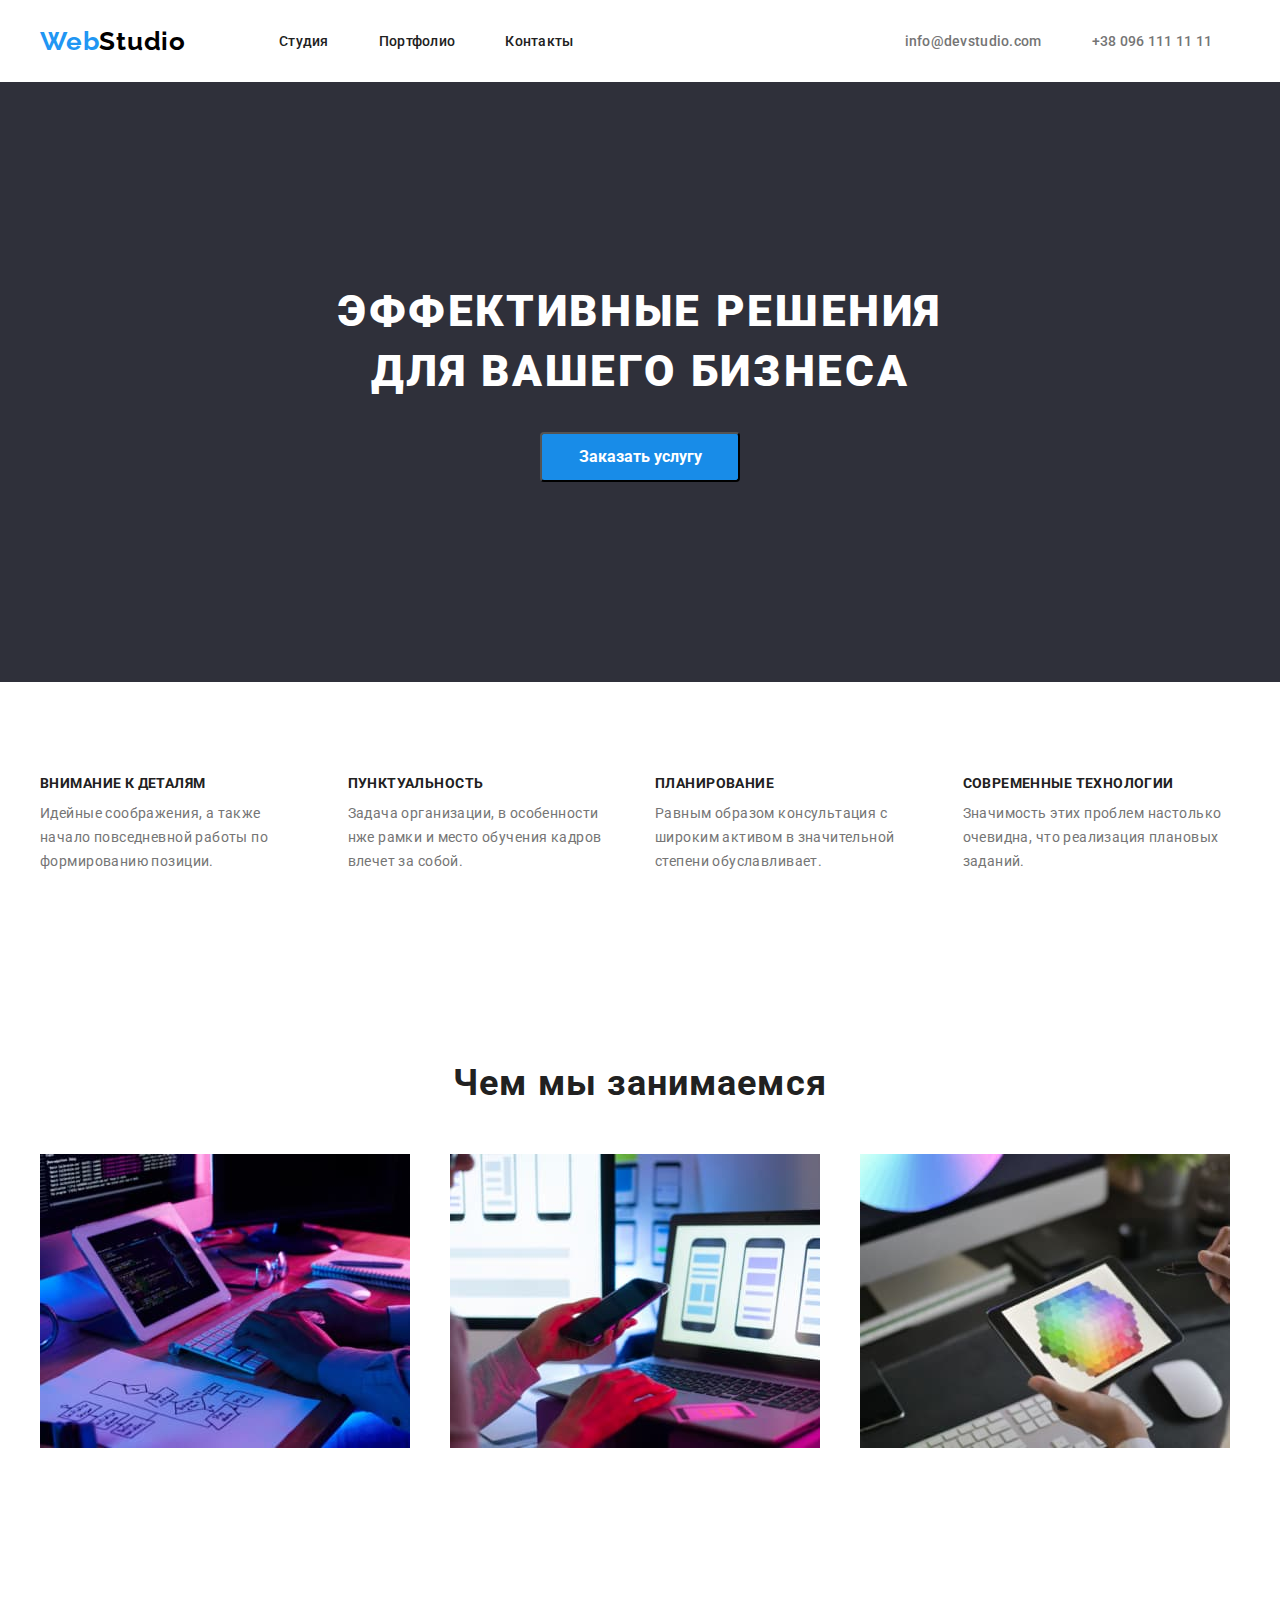
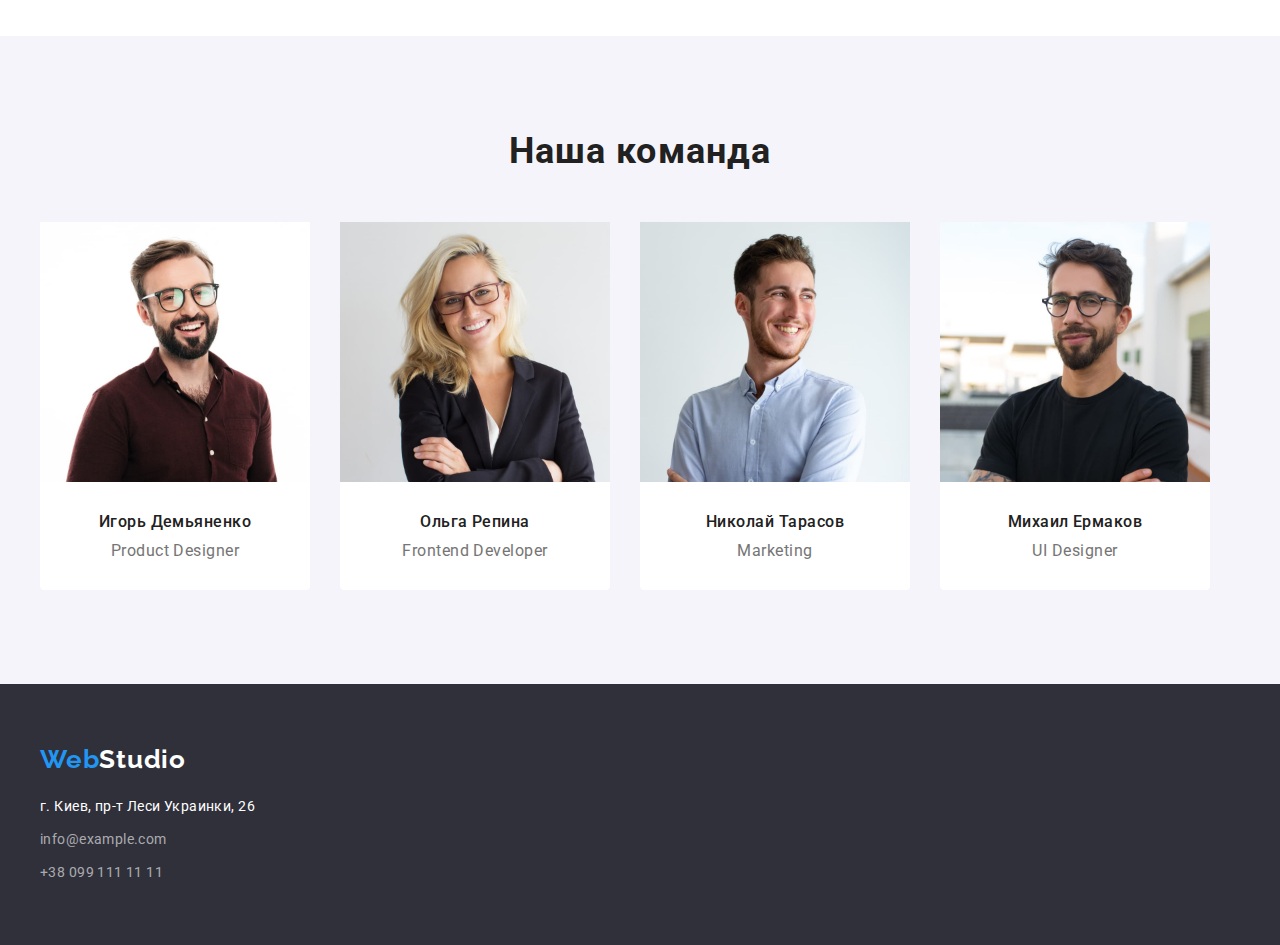
<file: index.html>
<!DOCTYPE html>
<html lang="ru">
  <head>
    <meta charset="UTF-8" />
    <meta http-equiv="X-UA-Compatible" content="IE=edge" />
    <meta name="viewport" content="width=device-width, initial-scale=1.0" />
    <title>WebStudio</title>
    <link rel="preconnect" href="https://fonts.googleapis.com" />
    <link rel="preconnect" href="https://fonts.gstatic.com" crossorigin />
    <link
      href="https://fonts.googleapis.com/css2?family=Raleway:wght@700&family=Roboto:wght@400;500;700;900&display=swap"
      rel="stylesheet"
    />
    <link rel="stylesheet" href="https://cdn.jsdelivr.net/npm/modern-normalize@1.1.0/modern-normalize.min.css">
    <link rel="stylesheet" href="./css/styles.css" />
  </head>

  <body>
    <!-- Header -->
    <header class="container header-container">
      <!-- <nav class="navigation"> -->
        <p>
          <a class="logo" href="./index.html" lang="en">Web<span class="logo-studio">Studio</span></a>
        </p>
        <ul class="list menu">
          <li class="menu-item">
            <a
              class="menu-link link" href="./index.html" title="Студия">Студия</a>
          </li>
          <li class="menu-item">
            <a
              class="menu-link link" href="./portfolio.html" title="Портфолио">Портфолио</a>
          </li>
          <li class="menu-item"><a class="menu-link link" href="">Контакты</a></li>
        </ul>
      <!-- </nav> -->

      <ul class="list contacts-list">
        <li class="contact-item">
          <a class="link contact-mail" href="mailto:info@devstudio.com">info@devstudio.com</a>
        </li>
        <li class="contact-item">
          <a class="link contact-phone" href="tel:+380961111111">+38 096 111 11 11</a>
        </li>
      </ul>
    
    </header>
    <!-- Main -->
    <main>
      <section class="section-hero">
      <div class="container">
          <h1 class="hero">
            Эффективные решения
            <br />для вашего бизнеса
          </h1>
          <button class="modal-btn" name="button">Заказать услугу</button>
        </section>
      </div>

      <section class="benefits section">
        <div class="container">
        <ul class="list benefits-list">
          <li class="benefits-item">
            <h3 class="benefits-title">Внимание к деталям</h3>
            <p class="benefits-subtitle">
              Идейные соображения, а также <br> начало повседневной работы по формированию позиции.
            </p>
          </li>
          <li class="benefits-item">
            <h3 class="benefits-title">Пунктуальность</h3>
            <p class="benefits-subtitle">
              Задача организации, в особенности нже рамки и место обучения кадров влечет за собой.
            </p>
          </li>
          <li class="benefits-item">
            <h3 class="benefits-title">Планирование</h3>
            <p class="benefits-subtitle">
              Равным образом консультация с широким активом в значительной степени обуславливает.
            </p>
          </li>
          <li class="benefits-item">
            <h3 class="benefits-title">Современные технологии</h3>
            <p class="benefits-subtitle">
              Значимость этих проблем настолько очевидна, что реализация плановых заданий.
            </p>
          </li>
        </ul>
      </div>
      </section>

      <section class="about section">
        <div class="container">
        <h2 class="about-title">Чем мы занимаемся</h2>
        <ul class="list about-list">
          <li class="about-item">
            <img
              class="about_img"
              src="./images/box1.jpg"
              alt="работа за компьютером"
              width="370"
            />
          </li>
          <li class="about-item">
            <img
              class="about_img"
              src="./images/box2.jpg"
              alt="работа с телефоном и компьютером"
              width="370"
            />
          </li>
          <li class="about-item">
            <img
              class="about_img"
              src="./images/box3.jpg"
              alt="разноцветная диаграмма на планшете"
              width="370"
            />
          </li>
        </ul>
      </div>
      </section>

      <section class="our-team section">
        <div class="container">
        <h2 class="our-team-title">Наша команда</h2>
        <ul class="list our-team-list">
          <li class="our-team-item">
            <img class="team-img" src="./images/img.jpg" alt="фото Игоря Демьяненко" width="270" />
            <div class="team-card-wrapper"><h2 class="team-title">Игорь Демьяненко</h2>
            <p class="team-subtitle" lang="en">Product Designer</p></div>
          </li>

          <li class="our-team-item">
            <img class="team-img" src="./images/img1.jpg" alt="фото Ольги Репиной" width="270" />
            <div class="team-card-wrapper"><h2 class="team-title">Ольга Репина</h2>
            <p class="team-subtitle" lang="en">Frontend Developer</p></div>
          </li>

          <li class="our-team-item">
            <img class="team-img" src="./images/img2.jpg" alt="фото Николая Тарасова" width="270" />
            <div class="team-card-wrapper"><h2 class="team-title">Николай Тарасов</h2>
            <p class="team-subtitle" lang="en">Marketing</p></div>
          </li>

          <li class="our-team-item">
            <img class="team-img" src="./images/img3.jpg" alt="фото Михаила Ермакова" width="270" />
            <div class="team-card-wrapper"><h2 class="team-title">Михаил Ермаков</h2>
            <p class="team-subtitle" lang="en">UI Designer</p></div>
          </li>
        </ul>
      </div>
      </section>
    </main>

    <footer class="footer">
      <div class="footer-logo container"><p>
        <a class="logo" href="/" lang="en">Web<span class="logo-studio-white">Studio</span></a>
      </p></div>
      <div class="footer-adress-wrapper container"><address class="footer-adress">
        <a
          class="link address"
          target="_blank"
          rel="noopener noreferrer"
          href="https://www.google.com/maps?q=%D0%B3+%D0%BA%D0%B8%D0%B5%D0%B2+%D0%BF%D1%80%D0%BE%D1%81%D0%BF%D0%B5%D0%BA%D1%82+%D0%BB%D0%B5%D1%81%D0%B8+%D1%83%D0%BA%D1%80%D0%B0%D0%B8%D0%BD%D0%BA%D0%B8+26&um=1&ie=UTF-8&sa=X&ved=2ahUKEwj_-ZnG1bH4AhXhpYsKHVMVDdgQ_AUoAXoECAEQAw"
          >г. Киев, пр-т Леси Украинки, 26</a
        >
      </address>
      <ul class="list footer-contacts">
        <li class="footer-contact-mail">
          <a class="link footer-mail" href="mailto:info@example.com">info@example.com</a>
        </li>
        <li class="footer-contact-phone">
          <a class="link footer-phone" href="tel:+380991111111">+38 099 111 11 11</a>
        </li>
      </ul>
    </div>
    </footer>
  </body>
</html>
</file>
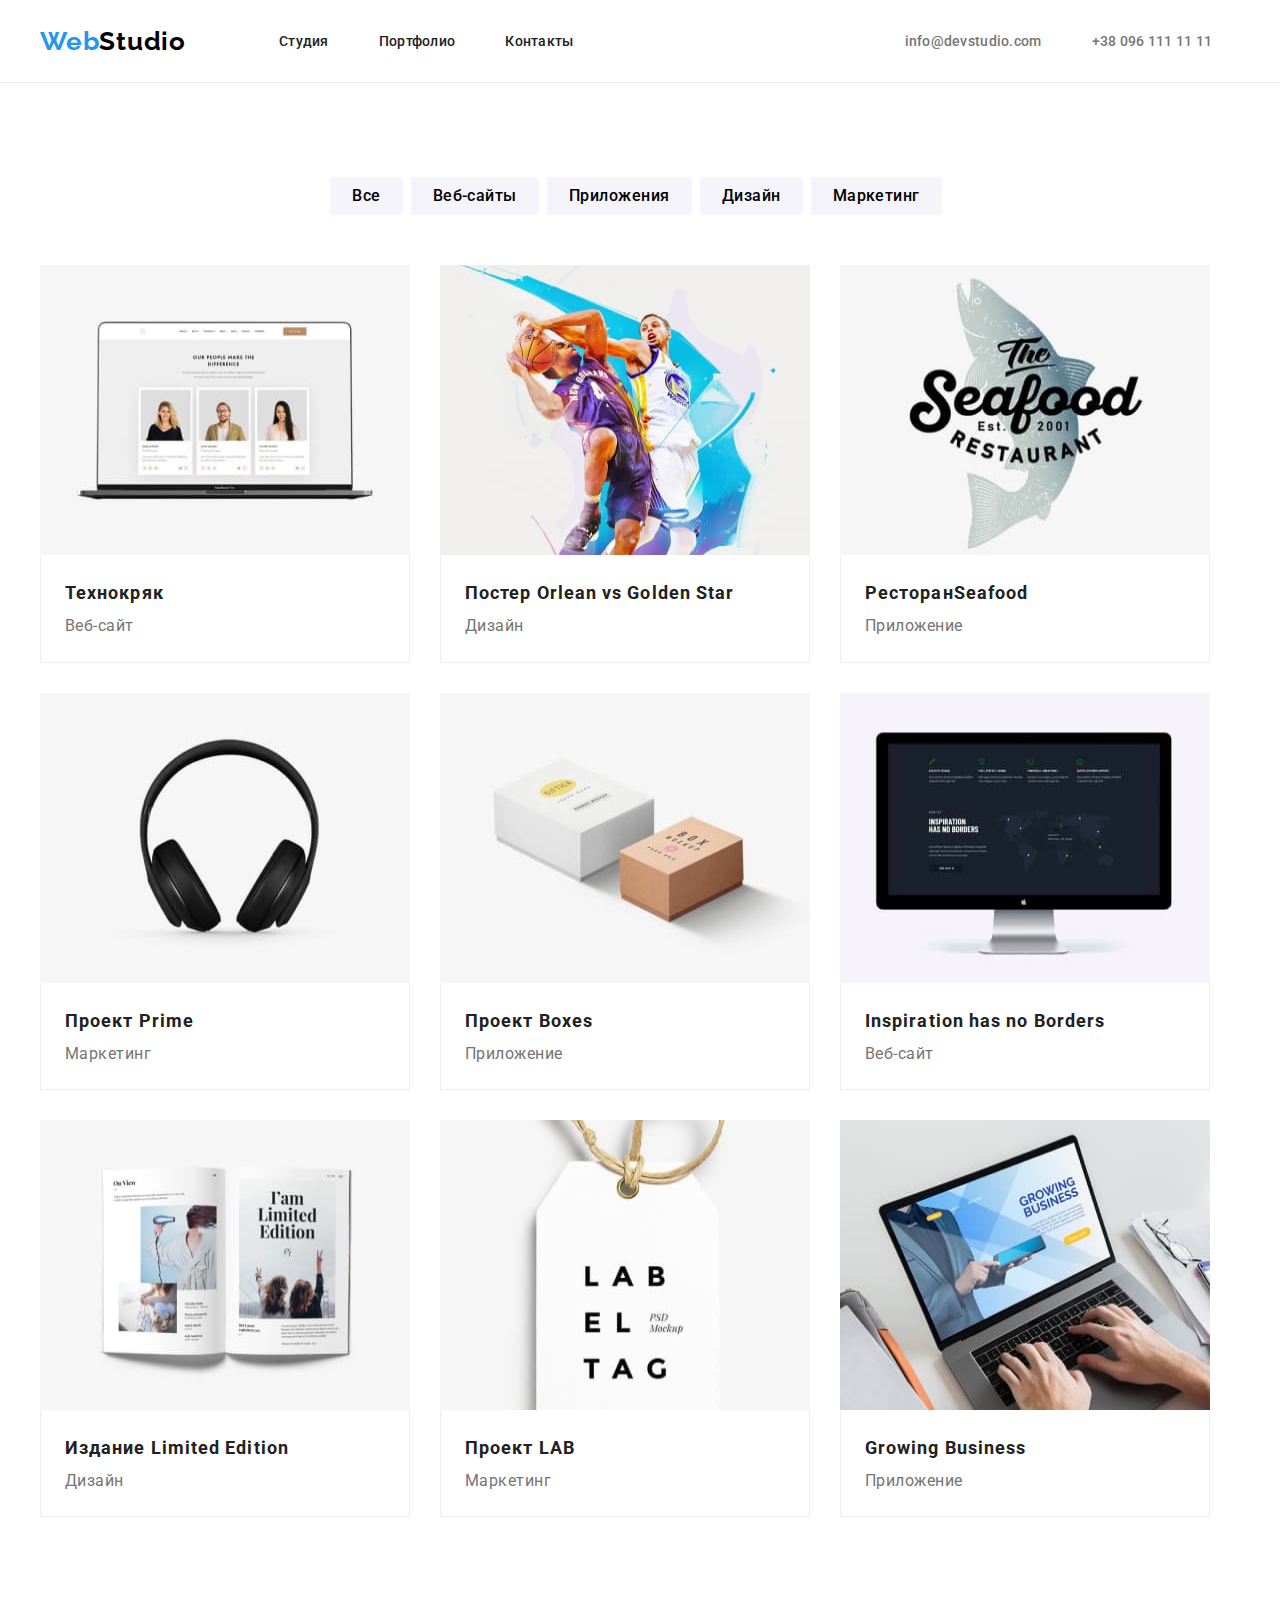
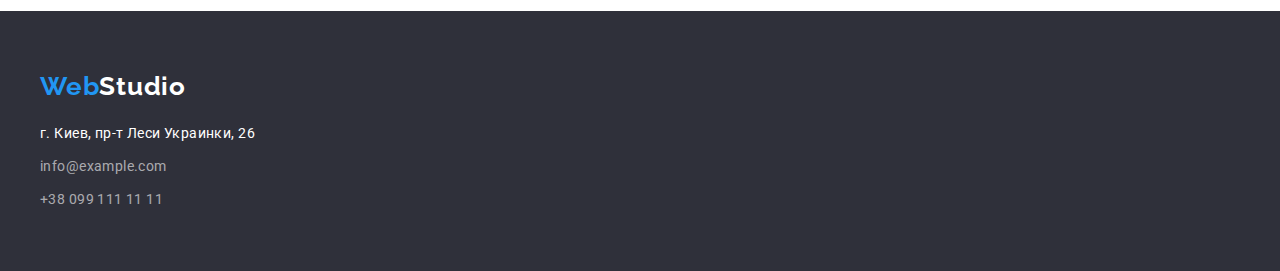
<file: portfolio.html>
<!DOCTYPE html>
<html lang="ru">
  <head>
    <meta charset="UTF-8" />
    <meta http-equiv="X-UA-Compatible" content="IE=edge" />
    <meta name="viewport" content="width=device-width, initial-scale=1.0" />
    <title>Portfolio</title>
    <link rel="preconnect" href="https://fonts.googleapis.com" />
    <link rel="preconnect" href="https://fonts.gstatic.com" crossorigin />
    <link
      href="https://fonts.googleapis.com/css2?family=Raleway:wght@700&family=Roboto:wght@400;500;700;900&display=swap"
      rel="stylesheet"
    />
    <link rel="stylesheet" href="https://cdn.jsdelivr.net/npm/modern-normalize@1.1.0/modern-normalize.min.css">
    <link rel="stylesheet" href="./css/styles.css" />
  </head>
  <body>
    <!--Header section-->
    <header class="header">
      <div class="container header-container">
      <p>
        <a class="logo" href="./index.html" lang="en">Web<span class="logo-studio">Studio</span></a>
      </p>
      <ul class="list menu">
        <li class="menu-item">
          <a class="menu-link link" href="./index.html">Студия</a>
        </li>
        <li class="menu-item"><a class="menu-link link" href="">Портфолио</a></li>
        <li class="menu-item"><a class="menu-link link" href="">Контакты</a></li>
      </ul>
      <ul class="list contacts-list">
        <li class="contact-item">
          <a class="link contact-mail" href="mailto:info@devstudio.com">info@devstudio.com</a>
        </li>
        <li class="contact-item">
          <a class="link contact-phone" href="tel:+380961111111">+38 096 111 11 11</a>
        </li>
      </ul>
    </div>
    </header>
    <!--Main section-->
    <main>
      <!-- Filter section -->
      <section class="filter section">
        <div class="container"><h1 hidden>Портфолио</h1>
        <ul class="list filter-list">
          <li class="filter-item">
            <button class="filter-btn" type="button">Все</button>
          </li>
          <li class="filter-item">
            <button class="filter-btn" type="button">Веб-сайты</button>
          </li>
          <li class="filter-item">
            <button class="filter-btn" type="button">Приложения</button>
          </li>
          <li class="filter-item">
            <button class="filter-btn" type="button">Дизайн</button>
          </li>
          <li class="filter-item">
            <button class="filter-btn" type="button">Маркетинг</button>
          </li>
        </ul>
      
        <ul class="list portfolio-list">
          <li class="portfolio-item">
            <img
              src="./images/Portfolio/technokryak.jpg"
              alt="Сайт технокряк"
              width="370"
              height="290"
            />
            <div class="portfolio-card-wrapper"><h2 class="portfolio-title">Технокряк</h2>
            <p class="portfolio-subtitle">Веб-сайт</p></div>
          </li>
          <li class="portfolio-item">
            <img
              src="./images/Portfolio/new_orlean.jpg"
              alt="Дизайн постера"
              width="370"
              height="290"
            />
            <div class="portfolio-card-wrapper"><h2 class="portfolio-title">Постер <span lang="en">Orlean vs Golden Star</span></h2>
            <p class="portfolio-subtitle">Дизайн</p></div>
          </li>
          <li class="portfolio-item">
            <img
              src="./images/Portfolio/swafood.jpg"
              alt="Логотип ресторана"
              width="370"
              height="290"
            />
            <div class="portfolio-card-wrapper"><h2 class="portfolio-title">Ресторан<span lang="en">Seafood</span></h2>
            <p class="portfolio-subtitle">Приложение</p></div>
          </li>
          <li class="portfolio-item">
            <img
              src="./images/Portfolio/prime.jpg"
              alt="Маркетинг наушники"
              width="370"
              height="290"
            />
            <div class="portfolio-card-wrapper"><h2 class="portfolio-title">Проект <span lang="en">Prime</span></h2>
            <p class="portfolio-subtitle">Маркетинг</p></div>
          </li>
          <li class="portfolio-item">
            <img src="./images/Portfolio/boxes.jpg" alt="Две коробки" width="370" height="290" />
            <div class="portfolio-card-wrapper"><h2 class="portfolio-title">Проект <span lang="en">Boxes</span></h2>
            <p class="portfolio-subtitle">Приложение</p></div>
          </li>
          <li class="portfolio-item">
            <img
              src="./images/Portfolio/inspiration.jpg"
              alt="Монитор компьютера"
              width="370"
              height="290"
            />
            <div class="portfolio-card-wrapper"><h2 class="portfolio-title"><span lang="en">Inspiration has no Borders</span></h2>
            <p class="portfolio-subtitle">Веб-сайт</p></div>
          </li>
          <li class="portfolio-item">
            <img
              src="./images/Portfolio/lmtdedition.jpg"
              alt="Открытая книга"
              width="370"
              height="290"
            />
            <div class="portfolio-card-wrapper"><h2 class="portfolio-title">Издание <span lang="en">Limited Edition</span></h2>
            <p class="portfolio-subtitle">Дизайн</p></div>
          </li>
          <li class="portfolio-item">
            <img
              src="./images/Portfolio/lab.jpg"
              alt="Ярлык на веревке с надписью"
              width="370"
              height="290"
            />
            <div class="portfolio-card-wrapper"><h2 class="portfolio-title">Проект <span lang="en">LAB</span></h2>
            <p class="portfolio-subtitle">Маркетинг</p></div>
          </li>
          <li class="portfolio-item">
            <img
              src="./images/Portfolio/grow_business.jpg"
              alt="Открытый ноутбук на котором печатают"
              width="370"
              height="290"
            />
            <div class="portfolio-card-wrapper"><h2 class="portfolio-title"><span lang="en">Growing Business</span></h2>
            <p class="portfolio-subtitle">Приложение</p></div>
          </li>
        </ul>
      </div>
      </section>
    </main>
    <!-- Footer section -->
    <footer class="footer">
      <div class="footer-logo container"><p>
        <a class="logo" href="/" lang="en">Web<span class="logo-studio-white">Studio</span></a>
      </p></div>
      <div class="footer-adress-wrapper container"><address class="footer-adress">
        <a
          class="link address"
          target="_blank"
          rel="noopener noreferrer"
          href="https://www.google.com/maps?q=%D0%B3+%D0%BA%D0%B8%D0%B5%D0%B2+%D0%BF%D1%80%D0%BE%D1%81%D0%BF%D0%B5%D0%BA%D1%82+%D0%BB%D0%B5%D1%81%D0%B8+%D1%83%D0%BA%D1%80%D0%B0%D0%B8%D0%BD%D0%BA%D0%B8+26&um=1&ie=UTF-8&sa=X&ved=2ahUKEwj_-ZnG1bH4AhXhpYsKHVMVDdgQ_AUoAXoECAEQAw"
          >г. Киев, пр-т Леси Украинки, 26</a
        >
      </address>
      <ul class="list footer-contacts">
        <li class="footer-contact-mail">
          <a class="link footer-mail" href="mailto:info@example.com">info@example.com</a>
        </li>
        <li class="footer-contact-phone">
          <a class="link footer-phone" href="tel:+380991111111">+38 099 111 11 11</a>
        </li>
      </ul>
    </div>
    </footer>
  </body>
</html>
</file>
<file: css/styles.css>
/* ========Components========== */

:root {
  --primary-font: 'Roboto', sans-serif;;
  --secondary-font: 'Raleway', sans-serif;
  --primary-font-color: #212121;
  --accent-color: #2196f3;
}

h1,h2,h3,h4,p {
  margin-top: 0;
  margin-bottom: 0;
  padding-left: 0;
}

ul, ol {
  margin-top: 0;
  margin-bottom: 0;
  padding-left: 0;
}

img {
  display: block;
}

button {
  cursor: pointer;
}

.list {
  list-style: none;
}

.link {
  text-decoration: none;
}

.logo {
  text-decoration: none;
  color: var(--accent-color);
  font-family: 'Raleway';
  font-weight: 700;
  font-size: 26px;
  line-height: 1.19;
  letter-spacing: 0.03em;
}

.logo-studio {
  color: #000000;
}

.logo-studio-white{
  color: #FFFFFF;
}

body {
  font-family: var(--primary-font);
  color: var(--primary-font-color);
}

.container { 
  width: 1200px;
  margin-right: auto;
  margin-left: auto;
}


/* =========/Components========= */

/* =========Header */

.navigation {
 background-color: #FFFFFF;
}

.menu-link {
  font-weight: 500;
  font-size: 14px;
  line-height: 1.14;
  letter-spacing: 0.02em;
  color: var(--primary-font);
}

.menu-link:hover,
.menu-link:focus {
  color: var(--accent-color);
}

.contact-mail {
  font-weight: 500;
  font-size: 14px;
  line-height: 1.14;
  letter-spacing: 0.02em;
  color: #757575;
  margin-right: 50px;
}

.contact-mail:hover,
.contact-mail:focus {
  color: var(--accent-color);
}

.contact-phone {
  font-weight: 500;
  font-size: 14px;
  line-height: 1.14;
  letter-spacing: 0.02em;
  color: #757575;
  
}
.contact-phone:hover,
.contact-phone:focus,
.contact-phone:active {
  color: var(--accent-color);
}

.header-container {
  display: flex; 
  align-items: center;
}
.section {
  padding-top: 94px;
  padding-bottom: 94px;
}

.menu,
.contacts-list {
  display: flex;
}

/* .menu {
  padding-top: 32px;
  padding-bottom: 32px;
} */

.logo {
  margin-right: 93px;
  padding-top: 24px;
  padding-bottom: 25px;
}

.menu-item:not(:last-child) {
  margin-right: 50px;
}

.contacts-list {
  margin-left: 331px;
  padding-top: 32px;
  padding-bottom: 32px;
}

.list-menu {
  padding-top: 32px;
}

/* ========/Header======== */

/* ================Main*/

.section-hero {
  background: #2F303A;
  text-align: center;
  display: column;
  padding-top: 200px;
  
}

.hero {
  color: #FFFFFF;
  font-weight: 900;
  font-size: 44px;
  line-height: 1.36;
  letter-spacing: 0.06em;
  text-transform: uppercase;
  align-items: center;
}


.modal-btn {
width: 200px;
height: 50px;
left: 700px;
top: 430px;
  font-weight: 700;
  font-size: 16px;
  line-height: 1.88;
  color: #ffffff;
  background-color: #188ce8;
  border-radius: 4px;
  margin-top: 30px;
  margin-bottom: 200px;
}

.modal-btn:active {
  background-color: #188ce8;
}

/* ===========Section benefits */

.benefits-title {
  font-weight: 700;
  font-size: 14px;
  line-height: 1.14;
  letter-spacing: 0.03em;
  text-transform: uppercase;
}

.benefits-subtitle {
  font-size: 14px;
  line-height: 1.71;
  letter-spacing: 0.03em;
  color: #757575;
  margin-top: 10px;
}

.benefits-list {
  display: flex;
  padding-top: 0px;
  gap: 30px;
}

.benefits-item {
  flex-basis: calc((100% - 60px)/3);
}
/* ===========/Section Benefits============ */

/* ===================Section About us */
.about-title {
  font-weight: 700;
  font-size: 36px;
  line-height: 1.17;
  letter-spacing: 0.03em;
  margin-bottom: 50px;
  text-align: center;
}

.about-list {
  display: flex;
  flex-wrap: wrap;
  margin-bottom: 94px;
  gap: 30px;
}

.about-item {
  flex-basis: calc((100% - 60px)/3);
}

/* =============/Section About us========= */

/* ==============Section Our team */

.our-team {
  background: #F5F4FA;
  padding-bottom: 94px;
}

.our-team-title {
  font-weight: 700;
  font-size: 36px;
  line-height: 1.17;
  letter-spacing: 0.03em;
  margin-bottom: 50px;
  text-align: center;
}

.team-title {
  font-weight: 500;
  font-size: 16px;
  line-height: 1.19;
  letter-spacing: 0.03em;
  margin-bottom: 10px;
  text-align: center;
  padding-top: 30px;
}

.team-subtitle {
  font-size: 16px;
  line-height: 1.19;
  letter-spacing: 0.03em;
  color: #757575;
  text-align: center;
  padding-bottom: 30px;

}

.our-team-list {
  display: flex;
  flex-wrap: wrap;
  gap: 30px;
} 


.team-card-wrapper {
  width: 270px;
  background-color: #FFFFFF;;
  border-bottom: #FFFFFF;
  border-left: #FFFFFF;
  border-right: #FFFFFF;
  border-radius: 0px 0px 4px 4px;
}

/* =============/Section Our team=========== */

/* ==========/Main========== */

/* ==========Footer */

.footer {
  background-color: #2F303A;
}

.address {
  text-decoration: none;
  font-style: normal;
  font-size: 14px;
  line-height: 1.71;
  letter-spacing: 0.03em;
  color: #ffffff;
  margin-bottom: 9px;
}

.address:hover,
.address:focus {
  color: #188ce8;
  background-color: #2F303A;
}

.footer-mail {
  font-size: 14px;
  line-height: 1.71;
  letter-spacing: 0.03em;
  color: rgba(255, 255, 255, 0.6);
  background-color: #2F303A;
}

.footer-phone {
  font-size: 14px;
  line-height: 1.71;
  letter-spacing: 0.03em;
  color: rgba(255, 255, 255, 0.6);
  background-color: #2F303A;
}

.footer-phone:hover,
.footer-phone:focus,
.footer-phone:active {
  color: var(--accent-color);
}

.footer-mail:hover,
.footer-mail:focus,
.footer-mail:active {
  color: var(--accent-color);
}

.footer {
  display: column;
  padding-top: 60px;
  padding-bottom: 60px;
}

.footer-logo {
  margin-bottom: 20px;
  
}

.footer-adress {
  margin-bottom: 9px;
}

.footer-adress-wrapper {
  margin-bottom: 0px;

}

.footer-contact-mail {
  margin-bottom: 9px;
}


/* =======/Footer======== */

/* ===========Page 2 (Portfolio) */

.header {
  border-bottom: 1px solid #ECECEC;
}

.filter-btn {
  padding-top: 6px;
  padding-bottom: 6px;
  padding-left:22px;
  padding-right: 22px;
  font-family: var(--primary-font);
  font-weight: 500;
  font-size: 16px;
  line-height: 1.63;
  letter-spacing: 0.03em;
  background-color: #f5f4fa;
  cursor: pointer;
  border-radius: 4px;
  border: none;
}

.filter-btn:hover,
.filter-btn:focus {
  background-color: var(--accent-color);
  color: #ffffff;
}

.filter-btn {
  display: flex;
  flex-wrap: wrap;
}

.filter-list:not(:last-child) {
  margin-right: 8px;
}

 

.portfolio-title {
  font-weight: 700;
  font-size: 18px;
  line-height: 2;
  letter-spacing: 0.06em;
}

.portfolio-subtitle {
  font-size: 16px;
  line-height: 1.88;
  letter-spacing: 0.03em;
  color: #757575;
}

.filter-list {
  display: flex;
  flex-wrap: wrap;
  justify-content: center;
  margin-bottom: 50px;
  gap: 8px;
}

.portfolio-list {
  display: flex;
  flex-wrap: wrap;
  gap: 30px;
}

.portfolio-item {
  flex-basis: calc((100% - 180px)/9);
}

.portfolio-card-wrapper {
  padding-top: 20px;
  padding-bottom: 20px;
  padding-left: 24px;
  padding-right: 24px;
  border-bottom: 1px solid #EEEEEE;
  border-left: 1px solid #EEEEEE;
  border-right: 1px solid #EEEEEE;;

}
</file>
